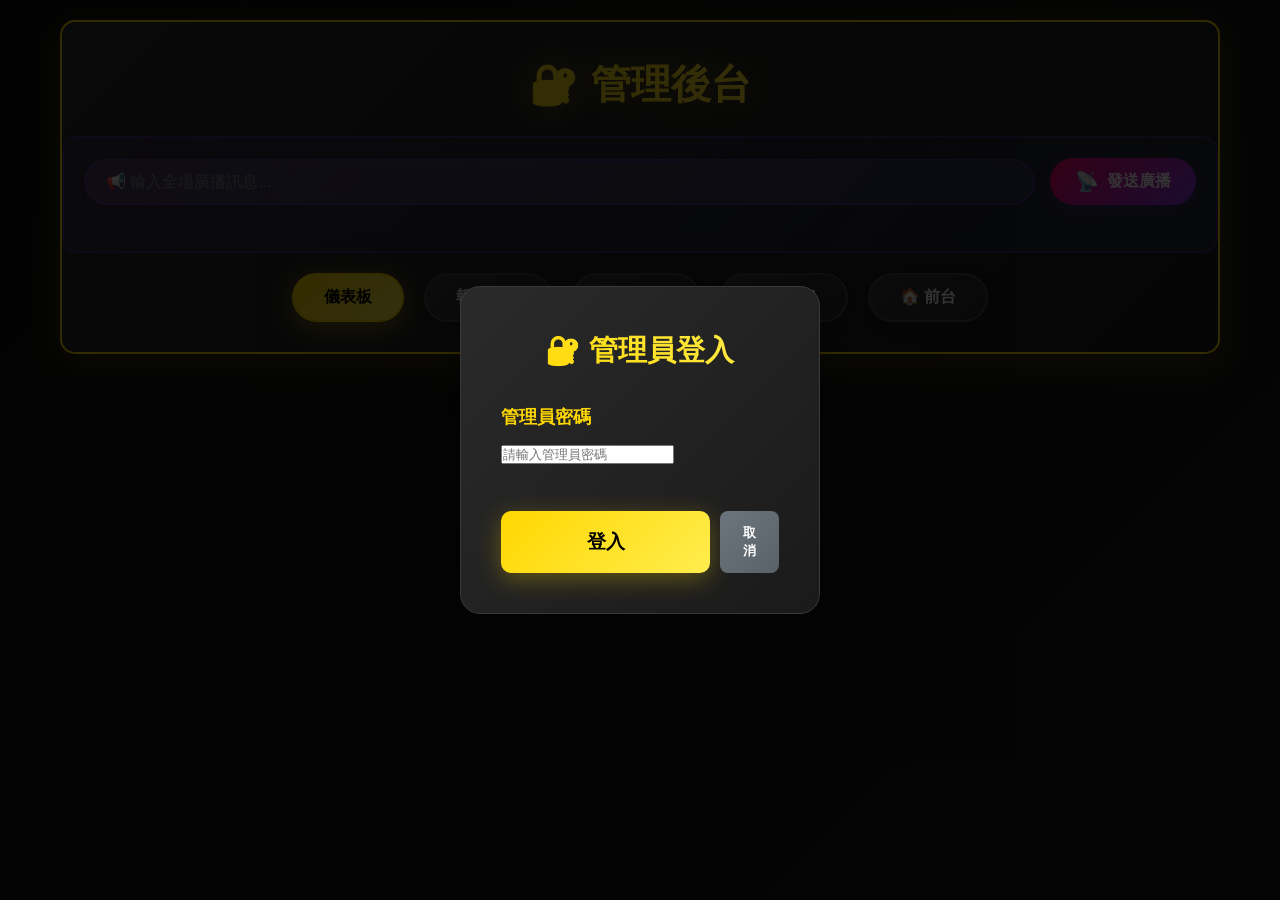
<file: admin.html>
<!DOCTYPE html>
<html lang="zh-TW">
<head>
    <meta charset="UTF-8">
    <meta name="viewport" content="width=device-width, initial-scale=1.0">
    <title>智能配對系統 - 管理後台</title>
    <link rel="stylesheet" href="style.css">
    <script src="mock-api.js"></script>
</head>
<body>
    <div class="container">
        <header class="header admin-header">
            <h1 class="title">🔐 管理後台</h1>
            
            <!-- 全場廣播區域 -->
            <div class="broadcast-section">
                <div class="broadcast-input-group">
                    <input type="text" id="broadcastMessage" placeholder="📢 輸入全場廣播訊息..." maxlength="100">
                    <button id="sendBroadcastBtn" class="broadcast-btn">
                        <span class="broadcast-icon">📡</span>
                        <span class="broadcast-text">發送廣播</span>
                    </button>
                </div>
                <div class="broadcast-status" id="broadcastStatus"></div>
            </div>
            
            <div class="nav-buttons">
                <button id="dashboardView" class="nav-btn active">儀表板</button>
                <button id="registrationsView" class="nav-btn">報名管理</button>
                <button id="roomsView" class="nav-btn">房間管理</button>
                <button id="settingsView" class="nav-btn">系統設定</button>
                <button class="nav-btn" onclick="location.href='index.html'">🏠 前台</button>
            </div>
        </header>

        <!-- 管理員登入對話框 -->
        <div id="adminLoginModal" class="modal-overlay">
            <div class="modal-content">
                <div class="login-card">
                    <h2 class="login-title">🔐 管理員登入</h2>
                    <div class="login-form">
                        <div class="form-group">
                            <label for="adminPassword">管理員密碼</label>
                            <input type="password" id="adminPassword" placeholder="請輸入管理員密碼" autocomplete="current-password">
                        </div>
                        <div class="login-actions">
                            <button id="adminLoginBtn" class="submit-btn">登入</button>
                            <button id="cancelLoginBtn" class="cancel-btn">取消</button>
                        </div>
                        <div id="loginError" class="error-message" style="display: none;">
                            密碼錯誤，請重試
                        </div>
                    </div>
                </div>
            </div>
        </div>

        <main id="adminMain" style="display: none;">
            <!-- 控制台頁面 -->
            <section id="dashboardSection" class="section active">
                <div class="admin-card">
                    <h2 class="card-title">📊 系統概覽</h2>
                    
                    <div class="admin-stats">
                        <div class="stat-item">
                            <span class="stat-label">總報名人數</span>
                            <span id="totalCount" class="stat-value">0</span>
                        </div>
                        <div class="stat-item">
                            <span class="stat-label">等待配對</span>
                            <span id="pendingCount" class="stat-value">0</span>
                        </div>
                        <div class="stat-item">
                            <span class="stat-label">已配對</span>
                            <span id="matchedCount" class="stat-value">0</span>
                        </div>
                        <div class="stat-item">
                            <span class="stat-label">配對中</span>
                            <span id="playingCount" class="stat-value">0</span>
                        </div>
                    </div>

                    <div class="quick-actions">
                        <h3>快速操作</h3>
                        <div class="action-grid">
                            <button id="createTable" class="admin-btn primary">🎯 手動配對</button>
                            <button id="clearTable" class="admin-btn secondary">🔄 一鍵清空/結算</button>
                            <button id="clearAll" class="admin-btn danger">🗑️ 清空所有報名</button>
                            <button id="exportData" class="admin-btn secondary">📥 匯出資料</button>
                            <button id="refreshData" class="admin-btn secondary">🔄 刷新資料</button>
                        </div>
                    </div>

                    <div class="recent-activity">
                        <h3>最近活動</h3>
                        <div id="activityLog" class="activity-log">
                            <!-- 動態生成活動日誌 -->
                        </div>
                    </div>
                </div>
            </section>

            <!-- 房間管理頁面 -->
            <section id="roomsSection" class="section">
                <div class="admin-card">
                    <h2 class="card-title">🏠 房間管理</h2>
                    
                    <!-- 玩家狀態勳章 -->
                    <div class="player-badges-section">
                        <h3>🏆 玩家狀態勳章</h3>
                        <div class="badge-controls">
                            <select id="badgePlayerSelect" class="badge-player-select">
                                <option value="">選擇玩家...</option>
                            </select>
                            <div class="badge-buttons">
                                <button class="badge-btn fire" onclick="window.adminSystem.giveBadge('fire')">
                                    🔥 火苗
                                </button>
                                <button class="badge-btn money" onclick="window.adminSystem.giveBadge('money')">
                                    💰 發財
                                </button>
                            </div>
                        </div>
                    </div>
                    
                    <div class="room-management">
                        <!-- 開設新房 -->
                        <div class="create-room-section">
                            <h3>🎯 開設新房</h3>
                            <div class="create-room-form">
                                <div class="form-row">
                                    <div class="form-group">
                                        <label for="roomTitle">房間標題</label>
                                        <input type="text" id="roomTitle" placeholder="例如：明星桌、新手桌">
                                    </div>
                                    <div class="form-group">
                                        <label for="roomScore">輸贏底台</label>
                                        <select id="roomScore">
                                            <option value="30/10">30/10</option>
                                            <option value="50/20">50/20</option>
                                            <option value="100/20">100/20</option>
                                            <option value="200/50">200/50</option>
                                        </select>
                                    </div>
                                </div>
                                
                                <div class="form-row">
                                    <div class="form-group">
                                        <label for="startTime">開打時間</label>
                                        <div class="time-input-group">
                                            <input type="time" id="startTime">
                                            <label class="checkbox-label">
                                                <input type="checkbox" id="isFullStart">
                                                <span class="checkmark"></span>
                                                滿開
                                            </label>
                                        </div>
                                    </div>
                                </div>
                                
                                <button id="createRoomBtn" class="admin-btn primary">
                                    🏠 開設新房
                                </button>
                            </div>
                        </div>
                        
                        <!-- 房間列表 -->
                        <div class="room-list-section">
                            <h3>📋 現有房間</h3>
                            <div class="admin-room-list" id="adminRoomList">
                                <!-- 動態生成房間列表 -->
                            </div>
                        </div>
                    </div>
                </div>
            </section>
            <section id="registrationsSection" class="section">
                <div class="admin-card">
                    <h2 class="card-title">📋 報名管理</h2>
                    
                    <div class="filter-controls">
                        <div class="form-group">
                            <label for="statusFilter">狀態篩選</label>
                            <select id="statusFilter">
                                <option value="all">全部</option>
                                <option value="waiting">等待配對</option>
                                <option value="matched">已配對</option>
                                <option value="playing">配對中</option>
                            </select>
                        </div>
                        <div class="form-group">
                            <label for="amountFilter">金額篩選</label>
                            <select id="amountFilter">
                                <option value="all">全部</option>
                                <option value="30/10">30/10</option>
                                <option value="60/20">60/20</option>
                                <option value="100/20">100/20</option>
                                <option value="200/50">200/50</option>
                            </select>
                        </div>
                    </div>

                    <div class="bulk-actions">
                        <button id="bulkDelete" class="admin-btn danger">批量刪除</button>
                        <button id="bulkMatch" class="admin-btn primary">批量配對</button>
                    </div>

                    <div class="registrations-table">
                        <table>
                            <thead>
                                <tr>
                                    <th><input type="checkbox" id="selectAll"></th>
                                    <th>暱稱</th>
                                    <th>金額</th>
                                    <th>時間區間</th>
                                    <th>報名時間</th>
                                    <th>狀態</th>
                                    <th>操作</th>
                                </tr>
                            </thead>
                            <tbody id="registrationsTableBody">
                                <!-- 動態生成報名列表 -->
                            </tbody>
                        </table>
                    </div>
                </div>
            </section>

            <!-- 系統設定頁面 -->
            <section id="settingsSection" class="section">
                <div class="admin-card">
                    <h2 class="card-title">⚙️ 系統設定</h2>
                    
                    <div class="settings-sections">
                        <div class="settings-group">
                            <h3>玩家管理</h3>
                            <div class="form-group">
                                <label for="blacklistPlayer">黑名單管理</label>
                                <div class="blacklist-controls">
                                    <input type="text" id="blacklistPlayer" placeholder="輸入玩家名稱">
                                    <select id="blacklistReason">
                                        <option value="放鳥">放鳥</option>
                                        <option value="鬧事">鬧事</option>
                                        <option value="作弊">作弊</option>
                                        <option value="其他">其他</option>
                                    </select>
                                    <button id="addToBlacklist" class="admin-btn danger">加入黑名單</button>
                                </div>
                            </div>
                            <div class="form-group">
                                <label>黑名單清單</label>
                                <div id="blacklistList" class="blacklist-list">
                                    <!-- 動態生成黑名單 -->
                                </div>
                            </div>
                            <div class="form-group">
                                <label for="playerRating">戰力分級設定</label>
                                <div class="rating-controls">
                                    <input type="text" id="ratingPlayerName" placeholder="輸入玩家名稱">
                                    <select id="playerRating">
                                        <option value="新手">新手</option>
                                        <option value="普通">普通</option>
                                        <option value="快手">快手</option>
                                        <option value="高手">高手</option>
                                    </select>
                                    <button id="setPlayerRating" class="admin-btn secondary">設定戰力</button>
                                </div>
                            </div>
                        </div>
                            <div class="form-group">
                                <label for="lineNotifyToken">LINE Notify Token</label>
                                <input type="password" id="lineNotifyToken" placeholder="請輸入 LINE Notify Token">
                                <button id="testLineNotify" class="admin-btn secondary">測試通知</button>
                            </div>
                            <div class="form-group">
                                <label for="autoLineNotify">是否開啟 LINE 自動通知</label>
                                <label class="switch">
                                    <input type="checkbox" id="autoLineNotify" checked>
                                    <span class="slider"></span>
                                </label>
                                <small style="color: #888888; display: block; margin-top: 5px;">開啟後，當湊桌差一人時會自動發送 LINE 通知</small>
                            </div>
                        </div>

                        <div class="settings-group">
                            <h3>系統設定</h3>
                            <div class="form-group">
                                <label for="autoMatch">自動配對</label>
                                <label class="switch">
                                    <input type="checkbox" id="autoMatch">
                                    <span class="slider"></span>
                                </label>
                            </div>
                            <div class="form-group">
                                <label for="maxPlayers">最大配對人數</label>
                                <input type="number" id="maxPlayers" value="4" min="2" max="8">
                            </div>
                        </div>

                        <div class="settings-group">
                            <h3>安全設定</h3>
                            <div class="form-group">
                                <label for="sessionTimeout">會話超時 (分鐘)</label>
                                <input type="number" id="sessionTimeout" value="60" min="10" max="480">
                            </div>
                            <button id="changePassword" class="admin-btn secondary">變更管理員密碼</button>
                        </div>

                        <div class="settings-actions">
                            <button id="saveSettings" class="admin-btn primary">儲存設定</button>
                            <button id="resetSettings" class="admin-btn danger">重置設定</button>
                        </div>
                    </div>
                </div>
            </section>
        </main>

        <!-- 通知區域 -->
        <div id="notification" class="notification"></div>
    </div>

    <script src="admin.js"></script>
</body>
</html>
</file>
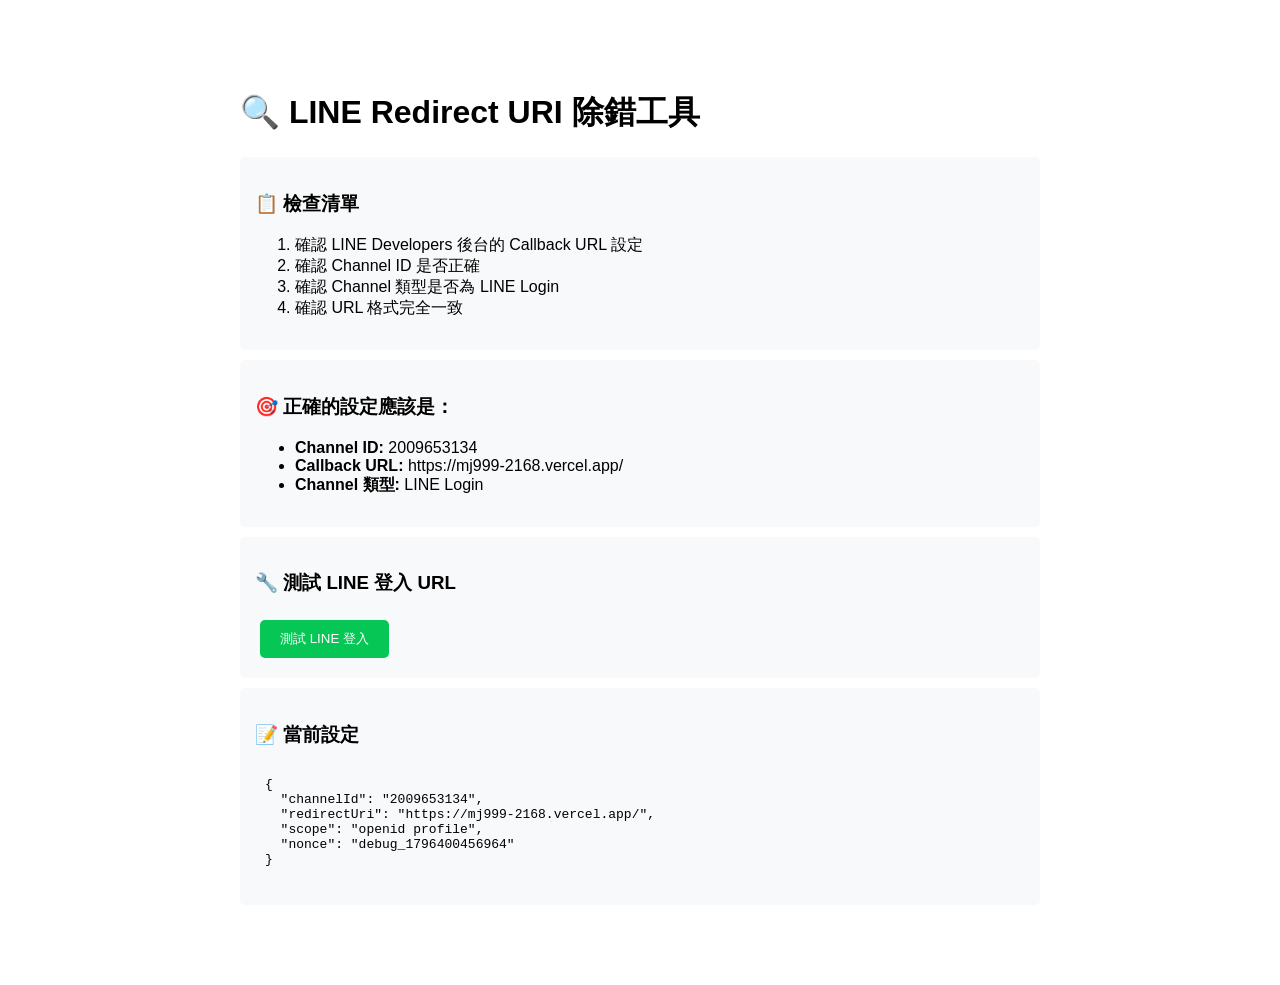
<file: debug-redirect.html>
<!DOCTYPE html>
<html lang="zh-TW">
<head>
    <meta charset="UTF-8">
    <meta name="viewport" content="width=device-width, initial-scale=1.0">
    <title>Debug LINE Redirect URI</title>
    <style>
        body {
            font-family: Arial, sans-serif;
            max-width: 800px;
            margin: 50px auto;
            padding: 20px;
        }
        .debug-info {
            background: #f8f9fa;
            padding: 15px;
            border-radius: 5px;
            margin: 10px 0;
        }
        .error {
            background: #f8d7da;
            color: #721c24;
        }
        .success {
            background: #d4edda;
            color: #155724;
        }
        button {
            background: #06C755;
            color: white;
            border: none;
            padding: 10px 20px;
            border-radius: 5px;
            cursor: pointer;
            margin: 5px;
        }
        pre {
            background: #f8f9fa;
            padding: 10px;
            border-radius: 5px;
            overflow-x: auto;
        }
    </style>
</head>
<body>
    <h1>🔍 LINE Redirect URI 除錯工具</h1>
    
    <div class="debug-info">
        <h3>📋 檢查清單</h3>
        <ol>
            <li>確認 LINE Developers 後台的 Callback URL 設定</li>
            <li>確認 Channel ID 是否正確</li>
            <li>確認 Channel 類型是否為 LINE Login</li>
            <li>確認 URL 格式完全一致</li>
        </ol>
    </div>

    <div class="debug-info">
        <h3>🎯 正確的設定應該是：</h3>
        <ul>
            <li><strong>Channel ID:</strong> 2009653134</li>
            <li><strong>Callback URL:</strong> https://mj999-2168.vercel.app/</li>
            <li><strong>Channel 類型:</strong> LINE Login</li>
        </ul>
    </div>

    <div class="debug-info">
        <h3>🔧 測試 LINE 登入 URL</h3>
        <button onclick="testLogin()">測試 LINE 登入</button>
        <div id="testResult"></div>
    </div>

    <div class="debug-info">
        <h3>📝 當前設定</h3>
        <pre id="currentConfig"></pre>
    </div>

    <script>
        const LINE_CONFIG = {
            channelId: '2009653134',
            redirectUri: 'https://mj999-2168.vercel.app/',
            scope: 'openid profile',
            nonce: 'debug_' + Date.now()
        };

        // 顯示當前設定
        document.getElementById('currentConfig').textContent = JSON.stringify(LINE_CONFIG, null, 2);

        function testLogin() {
            const state = 'debug_' + Date.now();
            const authUrl = `https://access.line.me/oauth2/v2.1/authorize?response_type=code&client_id=${LINE_CONFIG.channelId}&redirect_uri=${encodeURIComponent(LINE_CONFIG.redirectUri)}&state=${state}&scope=${LINE_CONFIG.scope}&nonce=${LINE_CONFIG.nonce}`;
            
            const resultDiv = document.getElementById('testResult');
            resultDiv.innerHTML = `
                <div class="debug-info">
                    <h4>🚀 即將跳轉到 LINE 授權頁面：</h4>
                    <p><strong>URL:</strong></p>
                    <pre>${authUrl}</pre>
                    <p><strong>解碼後的 redirect_uri:</strong> ${LINE_CONFIG.redirectUri}</p>
                    <button onclick="window.open('${authUrl}', '_blank')">在新視窗開啟</button>
                    <button onclick="window.location.href='${authUrl}'">直接跳轉</button>
                </div>
            `;
        }

        // 檢查 URL 參數
        function checkURLParams() {
            const urlParams = new URLSearchParams(window.location.search);
            const code = urlParams.get('code');
            const state = urlParams.get('state');
            const error = urlParams.get('error');
            const errorDescription = urlParams.get('error_description');
            
            if (error) {
                document.body.innerHTML += `
                    <div class="debug-info error">
                        <h3>❌ LINE 回調錯誤</h3>
                        <p><strong>錯誤代碼:</strong> ${error}</p>
                        <p><strong>錯誤描述:</strong> ${errorDescription}</p>
                        <p><strong>建議解決方案:</strong></p>
                        <ul>
                            <li>檢查 LINE Developers 後台的 Callback URL 設定</li>
                            <li>確認 URL 格式完全一致 (包括協議、網域、斜線)</li>
                            <li>確認 Channel 類型為 LINE Login</li>
                        </ul>
                    </div>
                `;
            } else if (code) {
                document.body.innerHTML += `
                    <div class="debug-info success">
                        <h3>✅ LINE 授權成功！</h3>
                        <p>獲得授權碼: ${code}</p>
                        <p>State: ${state}</p>
                        <p>這表示 Callback URL 設定正確！</p>
                    </div>
                `;
            }
        }

        // 頁面載入時檢查
        window.addEventListener('load', checkURLParams);
    </script>
</body>
</html>
</file>
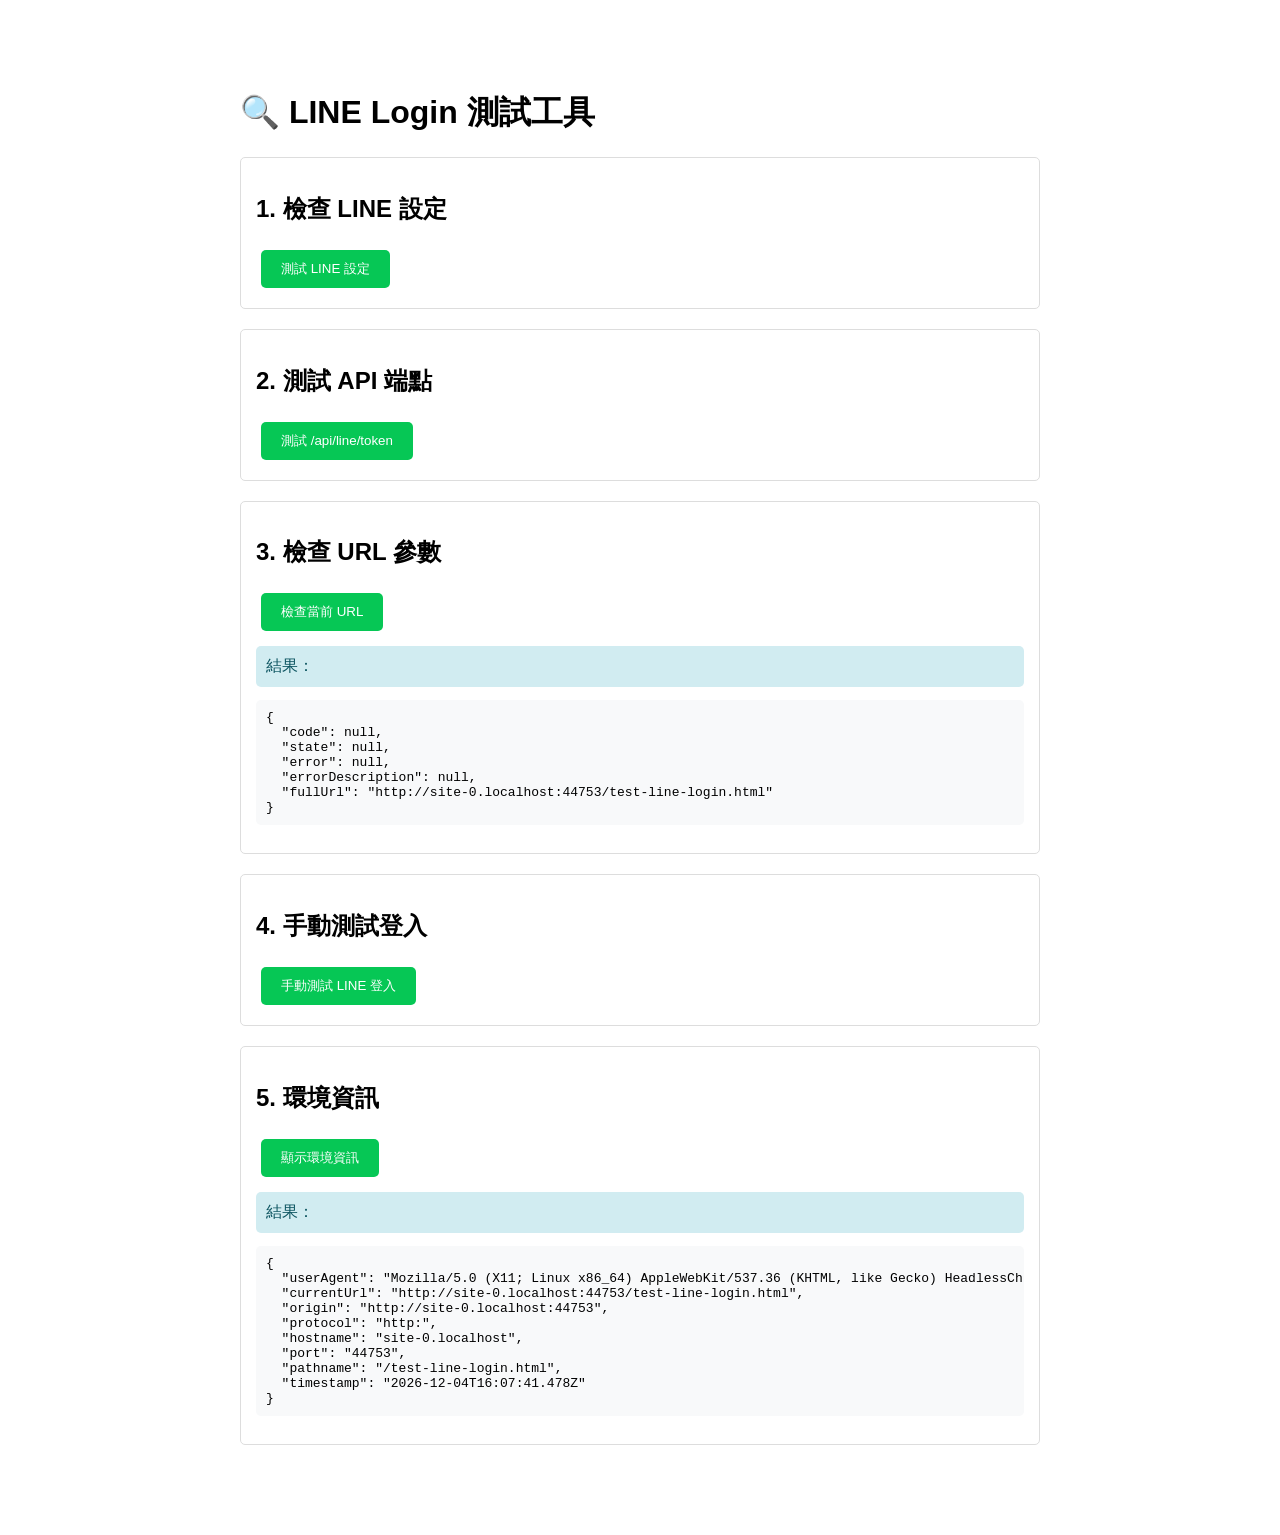
<file: test-line-login.html>
<!DOCTYPE html>
<html lang="zh-TW">
<head>
    <meta charset="UTF-8">
    <meta name="viewport" content="width=device-width, initial-scale=1.0">
    <title>LINE Login 測試</title>
    <style>
        body {
            font-family: Arial, sans-serif;
            max-width: 800px;
            margin: 50px auto;
            padding: 20px;
        }
        .test-section {
            margin: 20px 0;
            padding: 15px;
            border: 1px solid #ddd;
            border-radius: 5px;
        }
        .status {
            padding: 10px;
            margin: 10px 0;
            border-radius: 5px;
        }
        .success { background-color: #d4edda; color: #155724; }
        .error { background-color: #f8d7da; color: #721c24; }
        .info { background-color: #d1ecf1; color: #0c5460; }
        button {
            background: #06C755;
            color: white;
            border: none;
            padding: 10px 20px;
            border-radius: 5px;
            cursor: pointer;
            margin: 5px;
        }
        button:hover {
            background: #05A847;
        }
        pre {
            background: #f8f9fa;
            padding: 10px;
            border-radius: 5px;
            overflow-x: auto;
        }
    </style>
</head>
<body>
    <h1>🔍 LINE Login 測試工具</h1>
    
    <div class="test-section">
        <h2>1. 檢查 LINE 設定</h2>
        <button onclick="testLineConfig()">測試 LINE 設定</button>
        <div id="configResult"></div>
    </div>
    
    <div class="test-section">
        <h2>2. 測試 API 端點</h2>
        <button onclick="testAPIEndpoint()">測試 /api/line/token</button>
        <div id="apiResult"></div>
    </div>
    
    <div class="test-section">
        <h2>3. 檢查 URL 參數</h2>
        <button onclick="checkURLParams()">檢查當前 URL</button>
        <div id="urlResult"></div>
    </div>
    
    <div class="test-section">
        <h2>4. 手動測試登入</h2>
        <button onclick="testManualLogin()">手動測試 LINE 登入</button>
        <div id="loginResult"></div>
    </div>
    
    <div class="test-section">
        <h2>5. 環境資訊</h2>
        <button onclick="showEnvironment()">顯示環境資訊</button>
        <div id="envResult"></div>
    </div>

    <script>
        // LINE 設定
        const LINE_CONFIG = {
            channelId: '2009653134',
            redirectUri: 'https://mj999-2168.vercel.app/',
            scope: 'openid profile',
            nonce: 'test_' + Date.now()
        };

        function showResult(elementId, message, type = 'info') {
            const element = document.getElementById(elementId);
            element.innerHTML = `<div class="status ${type}">${message}</div>`;
        }

        function showCode(elementId, code, type = 'info') {
            const element = document.getElementById(elementId);
            element.innerHTML = `<div class="status ${type}">結果：</div><pre>${code}</pre>`;
        }

        // 1. 檢查 LINE 設定
        async function testLineConfig() {
            try {
                const config = {
                    channelId: LINE_CONFIG.channelId,
                    redirectUri: LINE_CONFIG.redirectUri,
                    scope: LINE_CONFIG.scope,
                    authUrl: `https://access.line.me/oauth2/v2.1/authorize?response_type=code&client_id=${LINE_CONFIG.channelId}&redirect_uri=${encodeURIComponent(LINE_CONFIG.redirectUri)}&state=test_${Date.now()}&scope=${LINE_CONFIG.scope}&nonce=${LINE_CONFIG.nonce}`
                };
                
                showCode('configResult', JSON.stringify(config, null, 2), 'success');
            } catch (error) {
                showResult('configResult', '設定檢查失敗：' + error.message, 'error');
            }
        }

        // 2. 測試 API 端點
        async function testAPIEndpoint() {
            try {
                showResult('apiResult', '正在測試 API 端點...', 'info');
                
                // 測試無效請求
                const response = await fetch('/api/line/token', {
                    method: 'POST',
                    headers: {
                        'Content-Type': 'application/json'
                    },
                    body: JSON.stringify({
                        code: 'test_code',
                        state: 'test_state'
                    })
                });
                
                const result = {
                    status: response.status,
                    statusText: response.statusText,
                    headers: Object.fromEntries(response.headers.entries()),
                    body: await response.text()
                };
                
                showCode('apiResult', JSON.stringify(result, null, 2), response.ok ? 'success' : 'error');
            } catch (error) {
                showResult('apiResult', 'API 測試失敗：' + error.message, 'error');
            }
        }

        // 3. 檢查 URL 參數
        function checkURLParams() {
            const urlParams = new URLSearchParams(window.location.search);
            const params = {
                code: urlParams.get('code'),
                state: urlParams.get('state'),
                error: urlParams.get('error'),
                errorDescription: urlParams.get('error_description'),
                fullUrl: window.location.href
            };
            
            if (params.code) {
                showCode('urlResult', JSON.stringify(params, null, 2), 'success');
            } else if (params.error) {
                showCode('urlResult', JSON.stringify(params, null, 2), 'error');
            } else {
                showCode('urlResult', JSON.stringify(params, null, 2), 'info');
            }
        }

        // 4. 手動測試登入
        function testManualLogin() {
            const state = 'test_' + Date.now();
            const authUrl = `https://access.line.me/oauth2/v2.1/authorize?response_type=code&client_id=${LINE_CONFIG.channelId}&redirect_uri=${encodeURIComponent(LINE_CONFIG.redirectUri)}&state=${state}&scope=${LINE_CONFIG.scope}&nonce=${LINE_CONFIG.nonce}`;
            
            showResult('loginResult', `正在跳轉到 LINE 授權頁面...<br><a href="${authUrl}" target="_blank">${authUrl}</a>`, 'info');
            
            // 在新視窗開啟
            window.open(authUrl, '_blank');
        }

        // 5. 顯示環境資訊
        function showEnvironment() {
            const env = {
                userAgent: navigator.userAgent,
                currentUrl: window.location.href,
                origin: window.location.origin,
                protocol: window.location.protocol,
                hostname: window.location.hostname,
                port: window.location.port,
                pathname: window.location.pathname,
                timestamp: new Date().toISOString()
            };
            
            showCode('envResult', JSON.stringify(env, null, 2), 'info');
        }

        // 頁面載入時自動檢查
        window.addEventListener('load', function() {
            checkURLParams();
            showEnvironment();
        });
    </script>
</body>
</html>
</file>
<file: style.css>
* {
    margin: 0;
    padding: 0;
    box-sizing: border-box;
}

body {
    font-family: 'Microsoft JhengHei', 'Arial', sans-serif;
    background: linear-gradient(135deg, #0a0a0a 0%, #1a1a1a 100%);
    color: #ffffff;
    min-height: 100vh;
    line-height: 1.6;
}

.container {
    max-width: 1200px;
    margin: 0 auto;
    padding: 20px;
}

/* Header 樣式 */
.header {
    text-align: center;
    margin-bottom: 40px;
    padding: 30px 0;
    background: linear-gradient(135deg, #2c2c2c 0%, #1a1a1a 100%);
    border-radius: 15px;
    border: 1px solid #3a3a3a;
    box-shadow: 0 8px 32px rgba(0, 0, 0, 0.3);
}

.title {
    font-size: 2.5rem;
    font-weight: bold;
    background: linear-gradient(45deg, #ffd700, #ffed4e);
    -webkit-background-clip: text;
    -webkit-text-fill-color: transparent;
    background-clip: text;
    margin-bottom: 20px;
    text-shadow: 0 0 30px rgba(255, 215, 0, 0.3);
}

.nav-buttons {
    display: flex;
    justify-content: center;
    gap: 20px;
}

.nav-btn {
    padding: 12px 30px;
    background: linear-gradient(135deg, #3a3a3a 0%, #2a2a2a 100%);
    border: 2px solid #4a4a4a;
    color: #ffffff;
    border-radius: 25px;
    cursor: pointer;
    font-size: 1rem;
    font-weight: bold;
    transition: all 0.3s ease;
    box-shadow: 0 4px 15px rgba(0, 0, 0, 0.2);
}

.nav-btn:hover {
    background: linear-gradient(135deg, #4a4a4a 0%, #3a3a3a 100%);
    border-color: #ffd700;
    transform: translateY(-2px);
    box-shadow: 0 6px 20px rgba(255, 215, 0, 0.2);
}

.nav-btn.active {
    background: linear-gradient(135deg, #ffd700 0%, #ffed4e 100%);
    color: #000000;
    border-color: #ffd700;
    box-shadow: 0 6px 25px rgba(255, 215, 0, 0.4);
}

/* Section 樣式 */
.section {
    display: none;
    animation: fadeIn 0.5s ease-in-out;
}

.section.active {
    display: block;
}

@keyframes fadeIn {
    from { opacity: 0; transform: translateY(20px); }
    to { opacity: 1; transform: translateY(0); }
}

/* 卡片樣式 */
.registration-card, .admin-card {
    background: linear-gradient(135deg, #2a2a2a 0%, #1a1a1a 100%);
    border: 1px solid #3a3a3a;
    border-radius: 20px;
    padding: 40px;
    margin-bottom: 30px;
    box-shadow: 0 10px 40px rgba(0, 0, 0, 0.3);
    backdrop-filter: blur(10px);
}

.card-title {
    font-size: 1.8rem;
    font-weight: bold;
    background: linear-gradient(45deg, #ffd700, #ffed4e);
    -webkit-background-clip: text;
    -webkit-text-fill-color: transparent;
    background-clip: text;
    margin-bottom: 30px;
    text-align: center;
}

/* 表單樣式 */
.form-group {
    margin-bottom: 25px;
}

.form-group label {
    display: block;
    margin-bottom: 10px;
    font-weight: bold;
    color: #ffd700;
    font-size: 1.1rem;
}

.form-group input[type="text"] {
    width: 100%;
    padding: 15px;
    background: linear-gradient(135deg, #1a1a1a 0%, #0a0a0a 100%);
    border: 2px solid #3a3a3a;
    border-radius: 10px;
    color: #ffffff;
    font-size: 1rem;
    transition: all 0.3s ease;
}

.form-group input[type="text"]:focus {
    outline: none;
    border-color: #ffd700;
    box-shadow: 0 0 20px rgba(255, 215, 0, 0.2);
}

/* 金額選項樣式 */
.amount-options {
    display: grid;
    grid-template-columns: repeat(auto-fit, minmax(120px, 1fr));
    gap: 15px;
}

.amount-option {
    position: relative;
    cursor: pointer;
}

.amount-option input[type="radio"] {
    position: absolute;
    opacity: 0;
}

.amount-btn {
    display: block;
    padding: 15px 20px;
    background: linear-gradient(135deg, #1a1a1a 0%, #0a0a0a 100%);
    border: 2px solid #3a3a3a;
    border-radius: 10px;
    color: #ffffff;
    text-align: center;
    font-weight: bold;
    font-size: 1.1rem;
    transition: all 0.3s ease;
    cursor: pointer;
}

.amount-option input[type="radio"]:checked + .amount-btn {
    background: linear-gradient(135deg, #ffd700 0%, #ffed4e 100%);
    color: #000000;
    border-color: #ffd700;
    box-shadow: 0 0 20px rgba(255, 215, 0, 0.3);
}

.amount-btn:hover {
    border-color: #ffd700;
    transform: translateY(-2px);
    box-shadow: 0 4px 15px rgba(255, 215, 0, 0.2);
}

/* 按鈕樣式 */
.submit-btn, .admin-btn {
    width: 100%;
    padding: 18px;
    background: linear-gradient(135deg, #ffd700 0%, #ffed4e 100%);
    border: none;
    border-radius: 10px;
    color: #000000;
    font-size: 1.2rem;
    font-weight: bold;
    cursor: pointer;
    transition: all 0.3s ease;
    box-shadow: 0 6px 25px rgba(255, 215, 0, 0.3);
}

.submit-btn:hover, .admin-btn:hover {
    transform: translateY(-2px);
    box-shadow: 0 8px 30px rgba(255, 215, 0, 0.4);
}

.admin-btn.danger {
    background: linear-gradient(135deg, #dc3545 0%, #c82333 100%);
    color: #ffffff;
}

.admin-btn.settings {
    background: linear-gradient(135deg, #17a2b8 0%, #138496 100%);
    color: #ffffff;
}

/* 目前報名狀況 */
.current-registrations {
    background: linear-gradient(135deg, #2a2a2a 0%, #1a1a1a 100%);
    border: 1px solid #3a3a3a;
    border-radius: 20px;
    padding: 30px;
    box-shadow: 0 10px 40px rgba(0, 0, 0, 0.3);
}

.current-registrations h3 {
    color: #ffd700;
    margin-bottom: 20px;
    font-size: 1.3rem;
}

.registration-list {
    display: grid;
    gap: 15px;
}

.registration-item {
    background: linear-gradient(135deg, #1a1a1a 0%, #0a0a0a 100%);
    border: 1px solid #3a3a3a;
    border-radius: 10px;
    padding: 20px;
    display: flex;
    justify-content: space-between;
    align-items: center;
    transition: all 0.3s ease;
}

.registration-item:hover {
    border-color: #ffd700;
    box-shadow: 0 4px 15px rgba(255, 215, 0, 0.1);
}

.registration-info {
    flex: 1;
}

.registration-name {
    font-weight: bold;
    font-size: 1.1rem;
    color: #ffffff;
    margin-bottom: 5px;
}

.registration-amount {
    color: #ffd700;
    font-weight: bold;
}

.registration-time {
    color: #888888;
    font-size: 0.9rem;
}

/* 管理後台樣式 */
.admin-stats {
    display: grid;
    grid-template-columns: repeat(auto-fit, minmax(150px, 1fr));
    gap: 20px;
    margin-bottom: 30px;
}

.stat-item {
    background: linear-gradient(135deg, #1a1a1a 0%, #0a0a0a 100%);
    border: 1px solid #3a3a3a;
    border-radius: 10px;
    padding: 20px;
    text-align: center;
}

.stat-label {
    display: block;
    color: #888888;
    font-size: 0.9rem;
    margin-bottom: 10px;
}

.stat-value {
    display: block;
    color: #ffd700;
    font-size: 2rem;
    font-weight: bold;
}

.admin-controls {
    display: grid;
    grid-template-columns: repeat(auto-fit, minmax(200px, 1fr));
    gap: 15px;
    margin-bottom: 30px;
}

.admin-controls .admin-btn {
    margin-bottom: 0;
}

.registrations-management h3 {
    color: #ffd700;
    margin-bottom: 20px;
    font-size: 1.3rem;
}

.admin-registration-list {
    display: grid;
    gap: 15px;
}

.admin-registration-item {
    background: linear-gradient(135deg, #1a1a1a 0%, #0a0a0a 100%);
    border: 1px solid #3a3a3a;
    border-radius: 10px;
    padding: 20px;
    display: flex;
    justify-content: space-between;
    align-items: center;
    transition: all 0.3s ease;
}

.admin-registration-item:hover {
    border-color: #ffd700;
    box-shadow: 0 4px 15px rgba(255, 215, 0, 0.1);
}

.admin-registration-info {
    flex: 1;
}

.admin-registration-actions {
    display: flex;
    gap: 10px;
}

.action-btn {
    padding: 8px 15px;
    background: linear-gradient(135deg, #3a3a3a 0%, #2a2a2a 100%);
    border: 1px solid #4a4a4a;
    border-radius: 5px;
    color: #ffffff;
    cursor: pointer;
    font-size: 0.9rem;
    transition: all 0.3s ease;
}

.action-btn:hover {
    background: linear-gradient(135deg, #4a4a4a 0%, #3a3a3a 100%);
    border-color: #ffd700;
}

.action-btn.delete {
    background: linear-gradient(135deg, #dc3545 0%, #c82333 100%);
    border-color: #dc3545;
}

/* 通知樣式 */
.notification {
    position: fixed;
    top: 20px;
    right: 20px;
    padding: 15px 25px;
    border-radius: 10px;
    color: #ffffff;
    font-weight: bold;
    z-index: 1000;
    opacity: 0;
    transform: translateX(100%);
    transition: all 0.3s ease;
    box-shadow: 0 6px 25px rgba(0, 0, 0, 0.3);
}

.notification.show {
    opacity: 1;
    transform: translateX(0);
}

.notification.success {
    background: linear-gradient(135deg, #28a745 0%, #20c997 100%);
    border: 1px solid #28a745;
}

.notification.error {
    background: linear-gradient(135deg, #dc3545 0%, #c82333 100%);
    border: 1px solid #dc3545;
}

.notification.info {
    background: linear-gradient(135deg, #17a2b8 0%, #138496 100%);
    border: 1px solid #17a2b8;
}

/* 響應式設計 */
@media (max-width: 768px) {
    .container {
        padding: 10px;
    }
    
    .title {
        font-size: 2rem;
    }
    
    .nav-buttons {
        flex-direction: column;
        gap: 10px;
    }
    
    .registration-card, .admin-card {
        padding: 20px;
    }
    
    .amount-options {
        grid-template-columns: repeat(2, 1fr);
    }
    
    .admin-controls {
        grid-template-columns: 1fr;
    }
    
    .admin-registration-item {
        flex-direction: column;
        align-items: flex-start;
        gap: 15px;
    }
    
    .admin-registration-actions {
        width: 100%;
        justify-content: flex-end;
    }
}

/* 時間區間選擇器樣式 */
.time-range-selector {
    background: linear-gradient(135deg, #1a1a1a 0%, #0a0a0a 100%);
    border: 1px solid #3a3a3a;
    border-radius: 10px;
    padding: 20px;
    margin-bottom: 20px;
}

.time-input-group {
    margin-bottom: 15px;
}

.time-input-group:last-child {
    margin-bottom: 0;
}

.time-input-group label {
    display: block;
    color: #ffd700;
    font-weight: bold;
    margin-bottom: 8px;
    font-size: 0.9rem;
}

.time-input-group select {
    width: 100%;
    background: #3a3a3a;
    border: 2px solid #4a4a4a;
    color: #ffffff;
    padding: 12px 15px;
    border-radius: 8px;
    font-size: 1rem;
    font-weight: bold;
    cursor: pointer;
    transition: all 0.3s ease;
}

.time-input-group select:focus {
    outline: none;
    border-color: #ffd700;
    box-shadow: 0 0 10px rgba(255, 215, 0, 0.3);
}

.time-input-group select option {
    background: #3a3a3a;
    color: #ffffff;
    padding: 10px;
}

/* 金額統計樣式 */
.amount-stats {
    background: linear-gradient(135deg, #1a1a1a 0%, #0a0a0a 100%);
    border: 1px solid #3a3a3a;
    border-radius: 10px;
    padding: 15px;
    margin-bottom: 20px;
}

.stat-row {
    display: flex;
    justify-content: space-between;
    align-items: center;
    padding: 8px 0;
    border-bottom: 1px solid #3a3a3a;
}

.stat-row:last-child {
    border-bottom: none;
}

.amount-label {
    color: #ffd700;
    font-weight: bold;
    font-size: 1rem;
}

.amount-count {
    color: #ffffff;
    font-weight: bold;
    font-size: 1rem;
    background: linear-gradient(135deg, #3a3a3a 0%, #2a2a2a 100%);
    padding: 4px 12px;
    border-radius: 15px;
}

/* 用戶頭貼樣式 */
.user-avatar-small {
    width: 50px;
    height: 50px;
    border-radius: 50%;
    border: 2px solid #ffd700;
}

.user-avatar {
    width: 80px;
    height: 80px;
    border-radius: 50%;
    border: 3px solid #ffd700;
}

/* 用戶操作按鈕樣式 */
.user-actions {
    display: flex;
    gap: 8px;
    margin-top: 10px;
    flex-wrap: wrap;
}

.action-btn {
    padding: 6px 12px;
    border: none;
    border-radius: 6px;
    font-size: 0.8rem;
    font-weight: bold;
    cursor: pointer;
    transition: all 0.3s ease;
}

.cancel-btn {
    background: linear-gradient(135deg, #dc3545 0%, #c82333 100%);
    color: white;
}

.cancel-btn:hover {
    background: linear-gradient(135deg, #c82333 0%, #a71e2a 100%);
    transform: translateY(-1px);
}

.change-btn {
    background: linear-gradient(135deg, #ffc107 0%, #e0a800 100%);
    color: #000;
}

.change-btn:hover {
    background: linear-gradient(135deg, #e0a800 0%, #d39e00 100%);
    transform: translateY(-1px);
}

.confirm-btn {
    background: linear-gradient(135deg, #28a745 0%, #20c997 100%);
    color: white;
}

.confirm-btn:hover {
    background: linear-gradient(135deg, #20c997 0%, #1ea085 100%);
    transform: translateY(-1px);
}

/* 成桌確認介面樣式 */
.table-confirmation {
    animation: slideIn 0.5s ease-out;
}

@keyframes slideIn {
    from {
        opacity: 0;
        transform: translateY(-20px);
    }
    to {
        opacity: 1;
        transform: translateY(0);
    }
}

.user-confirmation-buttons {
    margin-top: 15px;
}

.registration-preferred-time {
    color: #ffd700;
    font-size: 0.9rem;
    margin-top: 5px;
}

/* 登入提示樣式 */
.login-prompt {
    text-align: center;
    padding: 20px;
    background: linear-gradient(135deg, #1a1a1a 0%, #0a0a0a 100%);
    border-radius: 10px;
    margin-bottom: 20px;
}

.line-login-btn-small:hover {
    background: #05A847;
    transform: translateY(-2px);
    box-shadow: 0 4px 15px rgba(6, 199, 85, 0.3);
}

.manual-input-btn-small:hover {
    background: linear-gradient(135deg, #4a4a4a 0%, #3a3a3a 100%);
    border-color: #ffd700;
    transform: translateY(-2px);
}

.logout-btn:hover {
    background: linear-gradient(135deg, #c82333 0%, #a71e2a 100%);
}

/* 管理後台專用樣式 */
.admin-header {
    background: linear-gradient(135deg, #2c2c2c 0%, #1a1a1a 100%);
    border: 2px solid #ffd700;
    box-shadow: 0 8px 32px rgba(255, 215, 0, 0.2);
}

/* 登入對話框樣式 */
.modal-overlay {
    position: fixed;
    top: 0;
    left: 0;
    width: 100%;
    height: 100%;
    background: rgba(0, 0, 0, 0.8);
    display: flex;
    justify-content: center;
    align-items: center;
    z-index: 1000;
}

.modal-content {
    width: 100%;
    max-width: 400px;
    padding: 20px;
}

.login-card {
    background: linear-gradient(135deg, #2a2a2a 0%, #1a1a1a 100%);
    border: 1px solid #3a3a3a;
    border-radius: 20px;
    padding: 40px;
    box-shadow: 0 10px 40px rgba(0, 0, 0, 0.3);
}

.login-title {
    font-size: 1.8rem;
    font-weight: bold;
    background: linear-gradient(45deg, #ffd700, #ffed4e);
    -webkit-background-clip: text;
    -webkit-text-fill-color: transparent;
    background-clip: text;
    margin-bottom: 30px;
    text-align: center;
}

.login-form {
    display: flex;
    flex-direction: column;
    gap: 20px;
}

.login-actions {
    display: flex;
    gap: 10px;
    justify-content: center;
}

.cancel-btn {
    background: linear-gradient(135deg, #6c757d 0%, #5a6268 100%);
    color: white;
    border: none;
    padding: 12px 20px;
    border-radius: 8px;
    font-weight: bold;
    cursor: pointer;
    transition: all 0.3s ease;
}

.cancel-btn:hover {
    background: linear-gradient(135deg, #5a6268 0%, #495057 100%);
    transform: translateY(-1px);
}

.error-message {
    color: #dc3545;
    background: rgba(220, 53, 69, 0.1);
    border: 1px solid #dc3545;
    border-radius: 8px;
    padding: 10px;
    margin-top: 10px;
    text-align: center;
}

/* 前台專用樣式 */
.status-card {
    background: linear-gradient(135deg, #2a2a2a 0%, #1a1a1a 100%);
    border: 1px solid #3a3a3a;
    border-radius: 20px;
    padding: 40px;
    margin-bottom: 30px;
    box-shadow: 0 10px 40px rgba(0, 0, 0, 0.3);
}

.readonly-form {
    position: relative;
}

.readonly-notice {
    background: linear-gradient(135deg, #ffc107 0%, #e0a800 100%);
    color: #000;
    padding: 15px;
    border-radius: 10px;
    margin-bottom: 20px;
    text-align: center;
    font-weight: bold;
}

.readonly-form input:disabled,
.readonly-form select:disabled {
    opacity: 0.6;
    cursor: not-allowed;
}

.readonly-form input:disabled + .amount-btn,
.readonly-form button:disabled {
    opacity: 0.6;
    cursor: not-allowed;
    background: linear-gradient(135deg, #6c757d 0%, #5a6268 100%) !important;
}

.user-status {
    margin-top: 10px;
    padding: 5px 10px;
    background: linear-gradient(135deg, #17a2b8 0%, #138496 100%);
    border-radius: 5px;
    font-size: 0.8rem;
}

/* 統計頁面樣式 */
.stats-card {
    background: linear-gradient(135deg, #2a2a2a 0%, #1a1a1a 100%);
    border: 1px solid #3a3a3a;
    border-radius: 20px;
    padding: 40px;
    box-shadow: 0 10px 40px rgba(0, 0, 0, 0.3);
}

.stats-grid {
    display: grid;
    grid-template-columns: repeat(auto-fit, minmax(200px, 1fr));
    gap: 20px;
    margin-bottom: 30px;
}

.chart-container {
    background: linear-gradient(135deg, #1a1a1a 0%, #0a0a0a 100%);
    border: 1px solid #3a3a3a;
    border-radius: 10px;
    padding: 20px;
    margin-top: 20px;
}

.chart {
    display: flex;
    flex-direction: column;
    gap: 10px;
}

.chart-item {
    display: flex;
    align-items: center;
    gap: 10px;
}

.chart-bar {
    width: 200px;
    height: 20px;
    background: #3a3a3a;
    border-radius: 10px;
    overflow: hidden;
}

.chart-fill {
    height: 100%;
    background: linear-gradient(135deg, #ffd700 0%, #ffed4e 100%);
    border-radius: 10px;
    transition: width 0.5s ease;
}

.chart-label {
    color: #ffffff;
    font-size: 0.9rem;
    min-width: 120px;
}

/* 管理後台專用樣式 */
.quick-actions {
    margin: 30px 0;
}

.quick-actions h3 {
    color: #ffd700;
    margin-bottom: 15px;
}

.action-grid {
    display: grid;
    grid-template-columns: repeat(auto-fit, minmax(200px, 1fr));
    gap: 15px;
}

.admin-btn.primary {
    background: linear-gradient(135deg, #28a745 0%, #20c997 100%);
    color: white;
}

.admin-btn.secondary {
    background: linear-gradient(135deg, #17a2b8 0%, #138496 100%);
    color: white;
}

.recent-activity {
    margin-top: 30px;
}

.recent-activity h3 {
    color: #ffd700;
    margin-bottom: 15px;
}

.activity-log {
    background: linear-gradient(135deg, #1a1a1a 0%, #0a0a0a 100%);
    border: 1px solid #3a3a3a;
    border-radius: 10px;
    padding: 20px;
    max-height: 300px;
    overflow-y: auto;
}

.activity-item {
    display: flex;
    justify-content: space-between;
    align-items: center;
    padding: 8px 0;
    border-bottom: 1px solid #3a3a3a;
}

.activity-item:last-child {
    border-bottom: none;
}

.activity-time {
    color: #888888;
    font-size: 0.9rem;
    min-width: 80px;
}

.activity-message {
    color: #ffffff;
    flex: 1;
    margin-left: 10px;
}

/* 報名管理表格樣式 */
.filter-controls {
    display: grid;
    grid-template-columns: repeat(auto-fit, minmax(200px, 1fr));
    gap: 15px;
    margin-bottom: 20px;
    padding: 20px;
    background: linear-gradient(135deg, #1a1a1a 0%, #0a0a0a 100%);
    border: 1px solid #3a3a3a;
    border-radius: 10px;
}

.bulk-actions {
    display: flex;
    gap: 10px;
    margin-bottom: 20px;
}

.registrations-table {
    background: linear-gradient(135deg, #1a1a1a 0%, #0a0a0a 100%);
    border: 1px solid #3a3a3a;
    border-radius: 10px;
    overflow: hidden;
}

.registrations-table table {
    width: 100%;
    border-collapse: collapse;
}

.registrations-table th,
.registrations-table td {
    padding: 12px;
    text-align: left;
    border-bottom: 1px solid #3a3a3a;
}

.registrations-table th {
    background: linear-gradient(135deg, #2a2a2a 0%, #1a1a1a 100%);
    color: #ffd700;
    font-weight: bold;
}

.registrations-table tr:hover {
    background: rgba(255, 215, 0, 0.1);
}

/* 設定頁面樣式 */
.settings-sections {
    display: flex;
    flex-direction: column;
    gap: 30px;
}

.settings-group {
    background: linear-gradient(135deg, #1a1a1a 0%, #0a0a0a 100%);
    border: 1px solid #3a3a3a;
    border-radius: 10px;
    padding: 20px;
}

.settings-group h3 {
    color: #ffd700;
    margin-bottom: 15px;
}

.settings-actions {
    display: flex;
    gap: 10px;
    justify-content: center;
    margin-top: 20px;
}

/* 開關樣式 */
.switch {
    position: relative;
    display: inline-block;
    width: 60px;
    height: 34px;
}

.switch input {
    opacity: 0;
    width: 0;
    height: 0;
}

.slider {
    position: absolute;
    cursor: pointer;
    top: 0;
    left: 0;
    right: 0;
    bottom: 0;
    background-color: #3a3a3a;
    transition: .4s;
    border-radius: 34px;
}

.slider:before {
    position: absolute;
    content: "";
    height: 26px;
    width: 26px;
    left: 4px;
    bottom: 4px;
    background-color: white;
    transition: .4s;
    border-radius: 50%;
}

input:checked + .slider {
    background-color: #ffd700;
}

input:checked + .slider:before {
    transform: translateX(26px);
}

/* 桌況卡片樣式（大螢幕優化） */
.table-status-card {
    background: linear-gradient(135deg, #2a2a2a 0%, #1a1a1a 100%);
    border: 2px solid #3a3a3a;
    border-radius: 15px;
    padding: 25px;
    margin-bottom: 20px;
    box-shadow: 0 8px 32px rgba(0, 0, 0, 0.3);
    transition: all 0.3s ease;
    position: relative;
    overflow: hidden;
}

.table-status-card:hover {
    transform: translateY(-2px);
    box-shadow: 0 12px 40px rgba(0, 0, 0, 0.4);
}

.table-status-card.near-complete {
    border-color: #ff4444;
    animation: borderPulse 2s infinite;
}

@keyframes borderPulse {
    0%, 100% {
        border-color: #ff4444;
        box-shadow: 0 8px 32px rgba(255, 68, 68, 0.3);
    }
    50% {
        border-color: #ff8888;
        box-shadow: 0 8px 32px rgba(255, 136, 136, 0.5);
    }
}

.table-header {
    display: flex;
    justify-content: space-between;
    align-items: center;
    margin-bottom: 20px;
    padding-bottom: 15px;
    border-bottom: 2px solid #3a3a3a;
}

.table-amount {
    font-size: 2rem;
    font-weight: bold;
    color: #ffd700;
    margin: 0;
}

.table-count {
    font-size: 1.5rem;
    color: #ffffff;
    background: linear-gradient(135deg, #3a3a3a 0%, #2a2a2a 100%);
    padding: 8px 15px;
    border-radius: 10px;
    font-weight: bold;
}

.near-complete-badge {
    background: linear-gradient(135deg, #ff4444 0%, #cc0000 100%);
    color: white;
    padding: 8px 15px;
    border-radius: 20px;
    font-size: 1.2rem;
    font-weight: bold;
    animation: pulse 1.5s infinite;
}

@keyframes pulse {
    0%, 100% {
        transform: scale(1);
        opacity: 1;
    }
    50% {
        transform: scale(1.05);
        opacity: 0.8;
    }
}

.players-list {
    display: grid;
    grid-template-columns: repeat(auto-fit, minmax(300px, 1fr));
    gap: 15px;
}

.player-item {
    display: flex;
    align-items: center;
    gap: 15px;
    padding: 15px;
    background: linear-gradient(135deg, #1a1a1a 0%, #0a0a0a 100%);
    border: 1px solid #3a3a3a;
    border-radius: 10px;
    transition: all 0.3s ease;
}

.player-item:hover {
    background: linear-gradient(135deg, #2a2a2a 0%, #1a1a1a 100%);
    transform: translateY(-1px);
}

.player-item.current-user {
    border-color: #ffd700;
    background: linear-gradient(135deg, #2a2a1a 0%, #1a1a0a 100%);
}

.player-avatar {
    width: 60px;
    height: 60px;
    border-radius: 50%;
    overflow: hidden;
    border: 2px solid #3a3a3a;
    flex-shrink: 0;
}

.player-avatar img {
    width: 100%;
    height: 100%;
    object-fit: cover;
}

.avatar-placeholder {
    width: 100%;
    height: 100%;
    background: linear-gradient(135deg, #ffd700 0%, #ffed4e 100%);
    display: flex;
    align-items: center;
    justify-content: center;
    font-size: 1.5rem;
    font-weight: bold;
    color: #000000;
}

.player-info {
    flex: 1;
    min-width: 0;
}

.player-name {
    font-size: 1.3rem;
    font-weight: bold;
    color: #ffffff;
    margin-bottom: 5px;
    white-space: nowrap;
    overflow: hidden;
    text-overflow: ellipsis;
}

.player-time {
    font-size: 1rem;
    color: #888888;
}

.near-complete-indicator {
    position: absolute;
    top: 10px;
    right: 10px;
    background: #ff4444;
    color: white;
    padding: 5px 10px;
    border-radius: 5px;
    font-size: 0.8rem;
    font-weight: bold;
    animation: blink 1s infinite;
}

@keyframes blink {
    0%, 100% { opacity: 1; }
    50% { opacity: 0.5; }
}

/* 即時時鐘樣式 */
.realtime-clock {
    position: fixed;
    bottom: 20px;
    right: 20px;
    background: linear-gradient(135deg, #2a2a2a 0%, #1a1a1a 100%);
    border: 2px solid #ffd700;
    border-radius: 15px;
    padding: 15px 25px;
    box-shadow: 0 8px 32px rgba(0, 0, 0, 0.3);
    z-index: 100;
    min-width: 200px;
}

.clock-display {
    text-align: center;
}

.clock-display .time {
    font-size: 2rem;
    font-weight: bold;
    color: #ffd700;
    font-family: 'Courier New', monospace;
    margin-bottom: 5px;
    text-shadow: 0 0 10px rgba(255, 215, 0, 0.3);
}

.clock-display .date {
    font-size: 1rem;
    color: #ffffff;
    font-weight: bold;
}

/* 3 缺 1 紅色閃爍提示樣式 */
.near-complete-alert {
    position: fixed;
    top: 50%;
    left: 50%;
    transform: translate(-50%, -50%);
    z-index: 1000;
    animation: alertPulse 2s infinite;
}

.alert-content {
    background: linear-gradient(135deg, rgba(255, 0, 0, 0.9) 0%, rgba(139, 0, 0, 0.9) 100%);
    border: 3px solid #ff0000;
    border-radius: 20px;
    padding: 30px 40px;
    box-shadow: 0 0 30px rgba(255, 0, 0, 0.8);
    position: relative;
    overflow: hidden;
    min-width: 400px;
    text-align: center;
}

.alert-icon {
    font-size: 4rem;
    margin-bottom: 15px;
    animation: iconBounce 1s infinite;
}

.alert-text h3 {
    font-size: 2.5rem;
    font-weight: bold;
    color: #ffffff;
    margin: 0 0 10px 0;
    text-shadow: 0 0 10px rgba(255, 255, 255, 0.5);
}

.alert-text p {
    font-size: 1.5rem;
    color: #ffffff;
    margin: 0;
    text-shadow: 0 0 5px rgba(255, 255, 255, 0.3);
}

.alert-pulse {
    position: absolute;
    top: -50%;
    left: -50%;
    width: 200%;
    height: 200%;
    background: radial-gradient(circle, rgba(255, 255, 255, 0.3) 0%, transparent 70%);
    animation: pulseRotate 3s linear infinite;
}

@keyframes alertPulse {
    0%, 100% {
        transform: translate(-50%, -50%) scale(1);
        opacity: 1;
    }
    50% {
        transform: translate(-50%, -50%) scale(1.05);
        opacity: 0.8;
    }
}

@keyframes iconBounce {
    0%, 100% {
        transform: translateY(0);
    }
    50% {
        transform: translateY(-10px);
    }
}

@keyframes pulseRotate {
    0% {
        transform: rotate(0deg);
    }
    100% {
        transform: rotate(360deg);
    }
}

/* 候補計時清單樣式 */
.waiting-timer-section {
    background: linear-gradient(135deg, #2a2a2a 0%, #1a1a1a 100%);
    border: 2px solid #3a3a3a;
    border-radius: 15px;
    padding: 20px;
    margin-top: 20px;
    box-shadow: 0 8px 32px rgba(0, 0, 0, 0.3);
}

.waiting-timer-section h3 {
    color: #ffd700;
    font-size: 1.5rem;
    margin-bottom: 15px;
    text-align: center;
}

.waiting-timer-list {
    max-height: 300px;
    overflow-y: auto;
}

.waiting-timer-item {
    display: flex;
    justify-content: space-between;
    align-items: center;
    padding: 12px 15px;
    margin-bottom: 10px;
    background: linear-gradient(135deg, #1a1a1a 0%, #0a0a0a 100%);
    border: 1px solid #3a3a3a;
    border-radius: 10px;
    transition: all 0.3s ease;
}

.waiting-timer-item:hover {
    background: linear-gradient(135deg, #2a2a2a 0%, #1a1a1a 100%);
    transform: translateY(-1px);
}

.waiting-timer-item.over-30-minutes {
    background: linear-gradient(135deg, rgba(255, 193, 7, 0.2) 0%, rgba(255, 193, 7, 0.1) 100%);
    border-color: #ffc107;
}

.timer-info {
    display: flex;
    align-items: center;
    gap: 15px;
}

.timer-name {
    display: flex;
    align-items: center;
    gap: 8px;
    font-size: 1.2rem;
    font-weight: bold;
    color: #ffffff;
}

.timer-amount {
    font-size: 1rem;
    color: #ffd700;
    font-weight: bold;
}

.timer-time {
    text-align: center;
    min-width: 80px;
}

.timer-minutes {
    font-size: 1.8rem;
    font-weight: bold;
    color: #ffffff;
    line-height: 1;
}

.timer-unit {
    font-size: 0.9rem;
    color: #888888;
    margin-top: 2px;
}

.timer-time.warning .timer-minutes {
    color: #ffc107;
    animation: warningPulse 2s infinite;
}

@keyframes warningPulse {
    0%, 100% {
        opacity: 1;
    }
    50% {
        opacity: 0.6;
    }
}

/* 戰力分級樣式 */
.player-rating-dot {
    position: absolute;
    top: -5px;
    right: -5px;
    width: 16px;
    height: 16px;
    border-radius: 50%;
    border: 2px solid #1a1a1a;
    z-index: 10;
}

.timer-rating-dot {
    width: 12px;
    height: 12px;
    border-radius: 50%;
    border: 1px solid #1a1a1a;
}

.rating-新手 {
    background: linear-gradient(135deg, #6c757d 0%, #5a6268 100%);
}

.rating-普通 {
    background: linear-gradient(135deg, #17a2b8 0%, #138496 100%);
}

.rating-快手 {
    background: linear-gradient(135deg, #28a745 0%, #20c997 100%);
}

.rating-高手 {
    background: linear-gradient(135deg, #ffd700 0%, #ffed4e 100%);
}

.player-rating {
    font-size: 0.9rem;
    color: #888888;
    margin-top: 3px;
}

/* 黑名單樣式 */
.player-item.blacklisted {
    border-color: #dc3545 !important;
    background: linear-gradient(135deg, rgba(220, 53, 69, 0.1) 0%, rgba(220, 53, 69, 0.05) 100%) !important;
}

.blacklist-warning {
    background: #dc3545;
    color: white;
    padding: 2px 6px;
    border-radius: 4px;
    font-size: 0.8rem;
    font-weight: bold;
    margin-left: 8px;
    animation: warningBlink 1s infinite;
}

@keyframes warningBlink {
    0%, 100% {
        opacity: 1;
    }
    50% {
        opacity: 0.7;
    }
}

/* 黑名單管理樣式 */
.blacklist-controls {
    display: flex;
    gap: 10px;
    align-items: center;
    flex-wrap: wrap;
}

.blacklist-controls input {
    flex: 1;
    min-width: 150px;
}

.blacklist-controls select {
    min-width: 100px;
}

.blacklist-list {
    max-height: 200px;
    overflow-y: auto;
    border: 1px solid #3a3a3a;
    border-radius: 8px;
    padding: 10px;
    background: rgba(0, 0, 0, 0.2);
}

.blacklist-item {
    display: flex;
    justify-content: space-between;
    align-items: center;
    padding: 10px;
    margin-bottom: 8px;
    background: linear-gradient(135deg, #1a1a1a 0%, #0a0a0a 100%);
    border: 1px solid #3a3a3a;
    border-radius: 6px;
}

.blacklist-info {
    display: flex;
    flex-direction: column;
    gap: 3px;
}

.blacklist-name {
    font-weight: bold;
    color: #ffffff;
}

.blacklist-reason {
    font-size: 0.9rem;
    color: #dc3545;
}

.blacklist-date {
    font-size: 0.8rem;
    color: #888888;
}

/* 戰力分級管理樣式 */
.rating-controls {
    display: flex;
    gap: 10px;
    align-items: center;
    flex-wrap: wrap;
}

.rating-controls input {
    flex: 1;
    min-width: 150px;
}

.rating-controls select {
    min-width: 100px;
}

/* 即時事件跑馬燈 */
.event-ticker {
    background: linear-gradient(135deg, rgba(255, 0, 110, 0.1) 0%, rgba(131, 56, 236, 0.1) 100%);
    border: 2px solid rgba(255, 0, 110, 0.3);
    border-radius: 15px;
    padding: 12px 20px;
    margin-bottom: 20px;
    overflow: hidden;
    position: relative;
    backdrop-filter: blur(8px);
    -webkit-backdrop-filter: blur(8px);
}

.event-ticker-content {
    display: flex;
    align-items: center;
    animation: eventScroll 20s linear infinite;
    white-space: nowrap;
}

.event-text {
    font-size: 1.1rem;
    font-weight: bold;
    background: linear-gradient(90deg, #ff006e, #ffbe0b, #06ffa5, #3a86ff, #8338ec, #ff006e);
    background-size: 200% auto;
    -webkit-background-clip: text;
    background-clip: text;
    -webkit-text-fill-color: transparent;
    animation: eventGradient 4s ease-in-out infinite;
    text-shadow: 0 0 15px rgba(255, 0, 110, 0.4);
    padding-right: 100px;
}

@keyframes eventScroll {
    0% {
        transform: translateX(100%);
    }
    100% {
        transform: translateX(-100%);
    }
}

@keyframes eventGradient {
    0%, 100% {
        background-position: 0% 50%;
    }
    50% {
        background-position: 100% 50%;
    }
}

/* 數字跳動效果 */
.player-number-change {
    animation: numberBounce 0.6s ease-out;
    display: inline-block;
}

@keyframes numberBounce {
    0% {
        transform: scale(1);
        color: inherit;
    }
    30% {
        transform: scale(1.4);
        color: #06ffa5;
        text-shadow: 0 0 20px rgba(6, 255, 165, 0.6);
    }
    60% {
        transform: scale(1.2);
        color: #ffbe0b;
        text-shadow: 0 0 15px rgba(255, 190, 11, 0.6);
    }
    100% {
        transform: scale(1);
        color: inherit;
    }
}

/* 動態漸層邊框 - Instagram 風格 */
.room-item.near-complete {
    position: relative;
    border: 3px solid transparent;
    background: linear-gradient(#1a1a1a, #1a1a1a) padding-box,
                linear-gradient(45deg, #ff006e, #ffbe0b, #06ffa5, #3a86ff, #8338ec, #ff006e) border-box;
    background-clip: padding-box, border-box;
    background-origin: padding-box, border-box;
    animation: borderGlow 3s ease-in-out infinite;
}

@keyframes borderGlow {
    0%, 100% {
        border-color: transparent;
        box-shadow: 0 0 20px rgba(255, 0, 110, 0.3);
    }
    50% {
        border-color: rgba(255, 0, 110, 0.8);
        box-shadow: 0 0 30px rgba(255, 0, 110, 0.6);
    }
}

/* 玩家狀態勳章 */
.player-badge {
    position: absolute;
    top: -5px;
    right: -5px;
    width: 24px;
    height: 24px;
    border-radius: 50%;
    display: flex;
    align-items: center;
    justify-content: center;
    font-size: 14px;
    z-index: 10;
    animation: badgeFloat 3s ease-in-out infinite;
}

.player-badge.fire {
    background: linear-gradient(135deg, #ff6b35 0%, #ff8c42 100%);
    box-shadow: 0 0 15px rgba(255, 107, 53, 0.5);
}

.player-badge.money {
    background: linear-gradient(135deg, #ffd700 0%, #ffed4e 100%);
    box-shadow: 0 0 15px rgba(255, 215, 0, 0.5);
}

@keyframes badgeFloat {
    0%, 100% {
        transform: translateY(0) rotate(0deg);
    }
    50% {
        transform: translateY(-3px) rotate(5deg);
    }
}

/* 觸覺回饋強化 */
.haptic-feedback {
    position: relative;
    overflow: hidden;
}

.haptic-feedback::before {
    content: '';
    position: absolute;
    top: 50%;
    left: 50%;
    width: 0;
    height: 0;
    background: radial-gradient(circle, rgba(255, 255, 255, 0.8) 0%, transparent 70%);
    transform: translate(-50%, -50%);
    transition: width 0.6s, height 0.6s, opacity 0.6s;
    border-radius: 50%;
}

.haptic-feedback:active::before {
    width: 100px;
    height: 100px;
    opacity: 0;
}

/* 管理後台玩家勳章功能 */
.player-badges-section {
    background: linear-gradient(135deg, rgba(255, 215, 0, 0.1) 0%, rgba(255, 237, 0, 0.05) 100%);
    border: 2px solid rgba(255, 215, 0, 0.3);
    border-radius: 15px;
    padding: 20px;
    margin: 20px 0;
}

.badge-controls {
    display: flex;
    gap: 15px;
    align-items: end;
    margin-bottom: 15px;
}

.badge-player-select {
    flex: 1;
    padding: 10px 15px;
    border: 2px solid rgba(255, 215, 0, 0.3);
    border-radius: 10px;
    background: linear-gradient(135deg, rgba(255, 255, 255, 0.1) 0%, rgba(255, 255, 255, 0.05) 100%);
    color: #ffffff;
    font-size: 1rem;
    backdrop-filter: blur(5px);
    -webkit-backdrop-filter: blur(5px);
}

.badge-buttons {
    display: flex;
    gap: 10px;
}

.badge-btn {
    padding: 8px 16px;
    border: none;
    border-radius: 20px;
    font-weight: bold;
    cursor: pointer;
    transition: all 0.3s ease;
    font-size: 0.9rem;
}

.badge-btn.fire {
    background: linear-gradient(135deg, #ff6b35 0%, #ff8c42 100%);
    color: white;
}

.badge-btn.money {
    background: linear-gradient(135deg, #ffd700 0%, #ffed4e 100%);
    color: #000000;
}

.badge-btn:hover {
    transform: translateY(-2px) scale(1.05);
    box-shadow: 0 5px 20px rgba(0, 0, 0, 0.3);
}

/* 手機震動回饋優化 */
@media (hover: none) and (pointer: coarse) {
    .haptic-feedback:active {
        animation: mobileVibrate 0.3s ease-out;
    }
    
    @keyframes mobileVibrate {
        0%, 100% {
            transform: scale(1);
        }
        25% {
            transform: scale(0.95);
        }
        75% {
            transform: scale(1.02);
        }
    }
}

/* 多巴胺上癮視覺效果 - 霓虹燈跑馬燈 */
.neon-ticker {
    background: linear-gradient(135deg, #0a0a0a 0%, #1a0a1a 100%);
    border: 2px solid transparent;
    border-image: linear-gradient(45deg, #ff006e, #8338ec, #3a86ff) 1;
    border-radius: 15px;
    padding: 15px;
    margin: 20px 0;
    overflow: hidden;
    position: relative;
    box-shadow: 0 0 30px rgba(131, 56, 236, 0.3);
}

.ticker-content {
    display: flex;
    align-items: center;
    animation: tickerScroll 15s linear infinite;
    white-space: nowrap;
}

.ticker-text {
    font-size: 1.2rem;
    font-weight: bold;
    background: linear-gradient(90deg, #ff006e, #8338ec, #3a86ff, #06ffa5, #ffbe0b, #fb5607, #ff006e);
    background-size: 200% auto;
    -webkit-background-clip: text;
    background-clip: text;
    -webkit-text-fill-color: transparent;
    animation: gradientShift 3s ease-in-out infinite;
    text-shadow: 0 0 20px rgba(131, 56, 236, 0.5);
    padding-right: 100px;
}

@keyframes tickerScroll {
    0% {
        transform: translateX(100%);
    }
    100% {
        transform: translateX(-100%);
    }
}

@keyframes gradientShift {
    0%, 100% {
        background-position: 0% 50%;
    }
    50% {
        background-position: 100% 50%;
    }
}

/* 即時統計樣式 */
.live-stats {
    display: flex;
    gap: 20px;
    margin-top: 20px;
    padding: 15px;
    background: linear-gradient(135deg, rgba(131, 56, 236, 0.1) 0%, rgba(58, 134, 255, 0.1) 100%);
    border: 1px solid rgba(131, 56, 236, 0.3);
    border-radius: 15px;
    backdrop-filter: blur(10px);
    -webkit-backdrop-filter: blur(10px);
}

.live-stat-item {
    display: flex;
    flex-direction: column;
    align-items: center;
    gap: 5px;
    padding: 10px 15px;
    background: linear-gradient(135deg, rgba(255, 255, 255, 0.1) 0%, rgba(255, 255, 255, 0.05) 100%);
    border: 1px solid rgba(255, 255, 255, 0.2);
    border-radius: 10px;
    transition: all 0.3s ease;
}

.live-stat-item:hover {
    transform: translateY(-2px) scale(1.05);
    box-shadow: 0 5px 20px rgba(131, 56, 236, 0.3);
    border-color: rgba(131, 56, 236, 0.5);
}

.live-icon {
    font-size: 1.5rem;
    animation: iconPulse 2s ease-in-out infinite;
}

.live-label {
    font-size: 0.8rem;
    color: #cccccc;
    text-transform: uppercase;
    letter-spacing: 1px;
}

.live-value {
    font-size: 1.5rem;
    font-weight: bold;
    color: #06ffa5;
    text-shadow: 0 0 10px rgba(6, 255, 165, 0.5);
    animation: valueGlow 2s ease-in-out infinite;
}

@keyframes iconPulse {
    0%, 100% {
        transform: scale(1);
    }
    50% {
        transform: scale(1.1);
    }
}

@keyframes valueGlow {
    0%, 100% {
        filter: brightness(1);
    }
    50% {
        filter: brightness(1.3);
    }
}

/* 管理後台廣播樣式 */
.broadcast-section {
    background: linear-gradient(135deg, rgba(131, 56, 236, 0.1) 0%, rgba(58, 134, 255, 0.1) 100%);
    border: 2px solid rgba(131, 56, 236, 0.3);
    border-radius: 15px;
    padding: 20px;
    margin: 20px 0;
    backdrop-filter: blur(10px);
    -webkit-backdrop-filter: blur(10px);
}

.broadcast-input-group {
    display: flex;
    gap: 15px;
    align-items: center;
}

#broadcastMessage {
    flex: 1;
    padding: 12px 20px;
    border: 2px solid rgba(131, 56, 236, 0.3);
    border-radius: 25px;
    background: linear-gradient(135deg, rgba(255, 255, 255, 0.1) 0%, rgba(255, 255, 255, 0.05) 100%);
    color: #ffffff;
    font-size: 1rem;
    backdrop-filter: blur(5px);
    -webkit-backdrop-filter: blur(5px);
    transition: all 0.3s ease;
}

#broadcastMessage:focus {
    outline: none;
    border-color: #8338ec;
    box-shadow: 0 0 20px rgba(131, 56, 236, 0.3);
    transform: scale(1.02);
}

#broadcastMessage::placeholder {
    color: #888888;
}

.broadcast-btn {
    padding: 12px 25px;
    background: linear-gradient(135deg, #ff006e 0%, #8338ec 100%);
    border: none;
    border-radius: 25px;
    color: white;
    font-weight: bold;
    cursor: pointer;
    transition: all 0.3s ease;
    display: flex;
    align-items: center;
    gap: 8px;
    box-shadow: 0 4px 15px rgba(131, 56, 236, 0.3);
}

.broadcast-btn:hover {
    transform: translateY(-2px) scale(1.05);
    box-shadow: 0 6px 25px rgba(131, 56, 236, 0.4);
    background: linear-gradient(135deg, #ff006e 0%, #a855f7 100%);
}

.broadcast-btn:active {
    transform: translateY(0) scale(0.98);
}

.broadcast-btn:disabled {
    opacity: 0.6;
    cursor: not-allowed;
    transform: none;
}

.broadcast-icon {
    font-size: 1.2rem;
    animation: broadcastSpin 2s linear infinite;
}

.broadcast-text {
    font-size: 1rem;
}

@keyframes broadcastSpin {
    0% {
        transform: rotate(0deg);
    }
    100% {
        transform: rotate(360deg);
    }
}

.broadcast-status {
    margin-top: 10px;
    padding: 8px 15px;
    border-radius: 20px;
    font-size: 0.9rem;
    font-weight: bold;
    text-align: center;
    transition: all 0.3s ease;
}

.broadcast-status.sending {
    background: linear-gradient(135deg, rgba(255, 190, 11, 0.2) 0%, rgba(251, 86, 7, 0.2) 100%);
    color: #ffbe0b;
    border: 1px solid rgba(255, 190, 11, 0.3);
}

.broadcast-status.success {
    background: linear-gradient(135deg, rgba(6, 255, 165, 0.2) 0%, rgba(0, 255, 127, 0.2) 100%);
    color: #06ffa5;
    border: 1px solid rgba(6, 255, 165, 0.3);
}

.broadcast-status.error {
    background: linear-gradient(135deg, rgba(255, 0, 110, 0.2) 0%, rgba(220, 53, 69, 0.2) 100%);
    color: #ff006e;
    border: 1px solid rgba(255, 0, 110, 0.3);
}

/* 房間卡片進入動畫 */
.room-item {
    animation: roomSlideIn 0.6s ease-out;
    transform-origin: bottom;
}

@keyframes roomSlideIn {
    0% {
        opacity: 0;
        transform: translateY(50px) scale(0.9);
    }
    100% {
        opacity: 1;
        transform: translateY(0) scale(1);
    }
}

/* 人數變動跳動效果 */
.player-count-change {
    animation: countJump 0.5s ease-out;
}

@keyframes countJump {
    0% {
        transform: scale(1);
    }
    50% {
        transform: scale(1.3);
        color: #06ffa5;
    }
    100% {
        transform: scale(1);
    }
}

/* 按鈕觸覺回饋 */
.admin-btn, .nav-btn, .join-room-btn {
    transition: all 0.15s ease !important;
    position: relative;
    overflow: hidden;
}

.admin-btn:active, .nav-btn:active, .join-room-btn:active {
    transform: scale(0.95) !important;
    box-shadow: 0 2px 5px rgba(0, 0, 0, 0.2) !important;
}

.admin-btn::after, .nav-btn::after, .join-room-btn::after {
    content: '';
    position: absolute;
    top: 50%;
    left: 50%;
    width: 0;
    height: 0;
    border-radius: 50%;
    background: rgba(255, 255, 255, 0.5);
    transform: translate(-50%, -50%);
    transition: width 0.3s, height 0.3s;
}

.admin-btn:active::after, .nav-btn:active::after, .join-room-btn:active::after {
    width: 300px;
    height: 300px;
}

/* 絲滑滾動條 */
.room-list-container::-webkit-scrollbar {
    width: 8px;
}

.room-list-container::-webkit-scrollbar-track {
    background: linear-gradient(135deg, #1a1a1a 0%, #0a0a0a 100%);
    border-radius: 4px;
}

.room-list-container::-webkit-scrollbar-thumb {
    background: linear-gradient(135deg, #8338ec 0%, #3a86ff 100%);
    border-radius: 4px;
    transition: all 0.3s ease;
}

.room-list-container::-webkit-scrollbar-thumb:hover {
    background: linear-gradient(135deg, #a855f7 0%, #06ffa5 100%);
    transform: scale(1.1);
}

/* 手機觸覺回饋強化 */
@media (hover: none) and (pointer: coarse) {
    .admin-btn, .nav-btn, .join-room-btn {
        min-height: 44px;
        min-width: 44px;
    }
    
    .admin-btn:active, .nav-btn:active, .join-room-btn:active {
        transform: scale(0.9) !important;
        background: linear-gradient(135deg, #ff006e 0%, #a855f7 100%) !important;
    }
}

/* 遊戲大廳風格 */
.lobby-header {
    display: flex;
    justify-content: space-between;
    align-items: center;
    padding: 30px;
    background: linear-gradient(135deg, #1a1a1a 0%, #0a0a0a 100%);
    border: 2px solid #ffd700;
    border-radius: 20px;
    margin-bottom: 30px;
    box-shadow: 0 10px 40px rgba(255, 215, 0, 0.2);
}

.lobby-title {
    font-size: 3rem;
    font-weight: bold;
    color: #ffd700;
    text-shadow: 0 0 20px rgba(255, 215, 0, 0.5);
    display: flex;
    align-items: center;
    gap: 15px;
    margin: 0;
}

.title-icon {
    font-size: 3.5rem;
    animation: titleGlow 2s infinite;
}

@keyframes titleGlow {
    0%, 100% {
        filter: brightness(1);
        transform: scale(1);
    }
    50% {
        filter: brightness(1.3);
        transform: scale(1.05);
    }
}

.room-list-container {
    background: linear-gradient(135deg, #2a2a2a 0%, #1a1a1a 100%);
    border: 2px solid #3a3a3a;
    border-radius: 20px;
    padding: 30px;
    box-shadow: 0 10px 40px rgba(0, 0, 0, 0.5);
}

.room-list-header {
    display: flex;
    justify-content: space-between;
    align-items: center;
    margin-bottom: 30px;
    padding-bottom: 20px;
    border-bottom: 2px solid #3a3a3a;
}

.room-list-title {
    font-size: 2.5rem;
    font-weight: bold;
    color: #ffd700;
    margin: 0;
    text-shadow: 0 0 15px rgba(255, 215, 0, 0.3);
}

.room-stats {
    display: flex;
    gap: 20px;
}

.stat-item {
    background: linear-gradient(135deg, #1a1a1a 0%, #0a0a0a 100%);
    padding: 10px 20px;
    border-radius: 10px;
    border: 1px solid #ffd700;
    color: #ffd700;
    font-weight: bold;
    font-size: 1.1rem;
}

.room-list {
    display: flex;
    flex-direction: column;
    gap: 20px;
}

.room-item {
    background: linear-gradient(135deg, #1a1a1a 0%, #0a0a0a 100%);
    border: 2px solid #3a3a3a;
    border-radius: 15px;
    padding: 25px;
    display: flex;
    align-items: center;
    gap: 30px;
    transition: all 0.3s ease;
    position: relative;
    overflow: hidden;
    min-height: 120px;
}

/* 手機響應式設計 */
@media (max-width: 768px) {
    .room-item {
        flex-direction: column;
        gap: 15px;
        padding: 20px;
        min-height: auto;
    }
    
    .room-left {
        flex: none;
        width: 100%;
        text-align: center;
        margin-bottom: 10px;
    }
    
    .room-center {
        width: 100%;
        order: 2;
    }
    
    .room-right {
        flex: none;
        width: 100%;
        order: 1;
        text-align: center;
        margin-bottom: 15px;
    }
    
    .room-players {
        justify-content: center;
        flex-wrap: wrap;
    }
    
    .player-avatar {
        width: 40px;
        height: 40px;
    }
    
    .room-title {
        font-size: 1.5rem;
    }
    
    .room-score {
        font-size: 1.8rem;
    }
    
    .lobby-title {
        font-size: 2rem;
        flex-direction: column;
        gap: 10px;
    }
    
    .title-icon {
        font-size: 2.5rem;
    }
    
    .room-list-header {
        flex-direction: column;
        gap: 15px;
        text-align: center;
    }
    
    .room-stats {
        justify-content: center;
        flex-wrap: wrap;
    }
    
    .room-list-container {
        padding: 20px;
    }
    
    .lobby-header {
        flex-direction: column;
        gap: 20px;
        padding: 20px;
    }
}

.room-item:hover {
    transform: translateY(-2px);
    box-shadow: 0 8px 30px rgba(255, 215, 0, 0.1);
    border-color: #ffd700;
}

.room-item.near-complete {
    border-color: #ff4444;
    animation: roomPulse 2s infinite;
}

@keyframes roomPulse {
    0%, 100% {
        box-shadow: 0 0 20px rgba(255, 68, 68, 0.3);
    }
    50% {
        box-shadow: 0 0 30px rgba(255, 68, 68, 0.6);
    }
}

.room-item.full {
    border-color: #28a745;
    background: linear-gradient(135deg, rgba(40, 167, 69, 0.1) 0%, rgba(40, 167, 69, 0.05) 100%);
}

.room-item.playing {
    border-color: #17a2b8;
    background: linear-gradient(135deg, rgba(23, 162, 184, 0.1) 0%, rgba(23, 162, 184, 0.05) 100%);
}

.room-left {
    flex: 0 0 150px;
    text-align: center;
}

.room-title {
    font-size: 1.8rem;
    font-weight: bold;
    color: #ffd700;
    margin-bottom: 10px;
    text-shadow: 0 0 10px rgba(255, 215, 0, 0.3);
}

.room-score {
    font-size: 2.2rem;
    font-weight: bold;
    color: #ffffff;
    text-shadow: 0 0 15px rgba(255, 255, 255, 0.2);
}

.room-center {
    flex: 1;
    display: flex;
    flex-direction: column;
    gap: 15px;
}

.room-time {
    display: flex;
    align-items: center;
    gap: 10px;
}

.time-label {
    color: #888888;
    font-size: 1rem;
}

.time-value {
    color: #ffd700;
    font-weight: bold;
    font-size: 1.1rem;
}

.room-players {
    display: flex;
    gap: 10px;
    align-items: center;
}

.player-avatar {
    width: 50px;
    height: 50px;
    border-radius: 50%;
    border: 2px solid #3a3a3a;
    position: relative;
    overflow: hidden;
    background: linear-gradient(135deg, #2a2a2a 0%, #1a1a1a 100%);
    display: flex;
    align-items: center;
    justify-content: center;
    transition: all 0.3s ease;
}

.player-avatar:hover {
    transform: scale(1.1);
    border-color: #ffd700;
}

.player-avatar img {
    width: 100%;
    height: 100%;
    object-fit: cover;
}

.avatar-placeholder {
    font-size: 1.5rem;
    font-weight: bold;
    color: #ffffff;
}

.player-avatar.empty .avatar-placeholder {
    color: #666666;
}

.player-avatar.current-user {
    border-color: #28a745;
    box-shadow: 0 0 15px rgba(40, 167, 69, 0.3);
}

.player-avatar.blacklisted {
    border-color: #dc3545;
    background: linear-gradient(135deg, rgba(220, 53, 69, 0.1) 0%, rgba(220, 53, 69, 0.05) 100%);
}

.blacklist-warning {
    position: absolute;
    top: -5px;
    right: -5px;
    background: #dc3545;
    color: white;
    border-radius: 50%;
    width: 20px;
    height: 20px;
    display: flex;
    align-items: center;
    justify-content: center;
    font-size: 0.8rem;
    animation: warningBlink 1s infinite;
}

.room-right {
    flex: 0 0 150px;
    text-align: center;
    display: flex;
    flex-direction: column;
    gap: 15px;
}

.status-badge {
    padding: 8px 16px;
    border-radius: 20px;
    font-weight: bold;
    font-size: 1rem;
    display: inline-block;
}

.status-badge.waiting {
    background: linear-gradient(135deg, #ffc107 0%, #e0a800 100%);
    color: #000000;
}

.status-badge.near-complete {
    background: linear-gradient(135deg, #ff4444 0%, #cc0000 100%);
    color: #ffffff;
    animation: statusPulse 1.5s infinite;
}

@keyframes statusPulse {
    0%, 100% {
        transform: scale(1);
        opacity: 1;
    }
    50% {
        transform: scale(1.05);
        opacity: 0.8;
    }
}

.status-badge.full {
    background: linear-gradient(135deg, #28a745 0%, #20c997 100%);
    color: #ffffff;
}

.status-badge.playing {
    background: linear-gradient(135deg, #17a2b8 0%, #138496 100%);
    color: #ffffff;
}

.join-room-btn {
    background: linear-gradient(135deg, #28a745 0%, #20c997 100%);
    color: white;
    border: none;
    padding: 12px 20px;
    border-radius: 10px;
    font-weight: bold;
    cursor: pointer;
    transition: all 0.3s ease;
    font-size: 1rem;
}

.join-room-btn:hover {
    transform: translateY(-2px);
    box-shadow: 0 5px 20px rgba(40, 167, 69, 0.3);
}

.empty-rooms {
    text-align: center;
    padding: 60px 20px;
    color: #888888;
    font-size: 1.5rem;
}

.empty-rooms p {
    margin: 0;
}

/* 房間管理樣式 */
.room-management {
    display: flex;
    flex-direction: column;
    gap: 30px;
}

.create-room-section {
    background: linear-gradient(135deg, #1a1a1a 0%, #0a0a0a 100%);
    border: 2px solid #3a3a3a;
    border-radius: 15px;
    padding: 25px;
}

.create-room-section h3 {
    color: #ffd700;
    font-size: 1.5rem;
    margin-bottom: 20px;
    text-shadow: 0 0 10px rgba(255, 215, 0, 0.3);
}

.create-room-form {
    display: flex;
    flex-direction: column;
    gap: 20px;
}

.form-row {
    display: flex;
    gap: 20px;
    align-items: end;
}

.form-row .form-group {
    flex: 1;
}

.time-input-group {
    display: flex;
    align-items: center;
    gap: 15px;
}

.time-input-group input[type="time"] {
    flex: 1;
    padding: 10px;
    border: 1px solid #3a3a3a;
    border-radius: 8px;
    background: #2a2a2a;
    color: #ffffff;
    font-size: 1rem;
}

.checkbox-label {
    display: flex;
    align-items: center;
    gap: 8px;
    cursor: pointer;
    color: #ffd700;
    font-weight: bold;
}

.checkbox-label input[type="checkbox"] {
    display: none;
}

.checkmark {
    width: 20px;
    height: 20px;
    border: 2px solid #ffd700;
    border-radius: 4px;
    position: relative;
    transition: all 0.3s ease;
}

.checkbox-label input[type="checkbox"]:checked + .checkmark {
    background: #ffd700;
}

.checkbox-label input[type="checkbox"]:checked + .checkmark::after {
    content: '✓';
    position: absolute;
    top: 50%;
    left: 50%;
    transform: translate(-50%, -50%);
    color: #000000;
    font-weight: bold;
    font-size: 12px;
}

.room-list-section {
    background: linear-gradient(135deg, #1a1a1a 0%, #0a0a0a 100%);
    border: 2px solid #3a3a3a;
    border-radius: 15px;
    padding: 25px;
}

.room-list-section h3 {
    color: #ffd700;
    font-size: 1.5rem;
    margin-bottom: 20px;
    text-shadow: 0 0 10px rgba(255, 215, 0, 0.3);
}

.admin-room-list {
    display: flex;
    flex-direction: column;
    gap: 15px;
}

.admin-room-item {
    background: linear-gradient(135deg, #2a2a2a 0%, #1a1a1a 100%);
    border: 1px solid #3a3a3a;
    border-radius: 10px;
    padding: 20px;
    display: flex;
    justify-content: space-between;
    align-items: center;
    transition: all 0.3s ease;
}

.admin-room-item:hover {
    border-color: #ffd700;
    transform: translateY(-1px);
}

.admin-room-item.playing {
    border-color: #17a2b8;
    background: linear-gradient(135deg, rgba(23, 162, 184, 0.1) 0%, rgba(23, 162, 184, 0.05) 100%);
}

.admin-room-item.full {
    border-color: #28a745;
    background: linear-gradient(135deg, rgba(40, 167, 69, 0.1) 0%, rgba(40, 167, 69, 0.05) 100%);
}

.admin-room-item.near-complete {
    border-color: #ff4444;
    background: linear-gradient(135deg, rgba(255, 68, 68, 0.1) 0%, rgba(255, 68, 68, 0.05) 100%);
    animation: adminRoomPulse 2s infinite;
}

@keyframes adminRoomPulse {
    0%, 100% {
        box-shadow: 0 0 10px rgba(255, 68, 68, 0.2);
    }
    50% {
        box-shadow: 0 0 20px rgba(255, 68, 68, 0.4);
    }
}

.room-info {
    flex: 1;
    display: flex;
    flex-direction: column;
    gap: 10px;
}

.room-header {
    display: flex;
    align-items: center;
    gap: 15px;
}

.room-header h4 {
    color: #ffd700;
    font-size: 1.3rem;
    margin: 0;
    font-weight: bold;
}

.room-score {
    background: linear-gradient(135deg, #ffd700 0%, #ffed4e 100%);
    color: #000000;
    padding: 5px 12px;
    border-radius: 15px;
    font-weight: bold;
    font-size: 1rem;
}

.room-details {
    display: flex;
    gap: 20px;
    flex-wrap: wrap;
}

.room-time, .room-players {
    color: #cccccc;
    font-size: 0.9rem;
}

.room-status {
    margin-top: 10px;
}

.room-actions {
    display: flex;
    gap: 10px;
}

/* 遊戲狀態顏色管理 */
.table-status.playing {
    background: linear-gradient(135deg, #28a745 0%, #20c997 100%) !important;
    color: white !important;
    border-color: #28a745 !important;
}

.table-status.waiting {
    background: linear-gradient(135deg, #ffc107 0%, #e0a800 100%) !important;
    color: #000000 !important;
    border-color: #ffc107 !important;
}

.table-status.empty {
    background: linear-gradient(135deg, #6c757d 0%, #5a6268 100%) !important;
    color: white !important;
    border-color: #6c757d !important;
}
</file>
